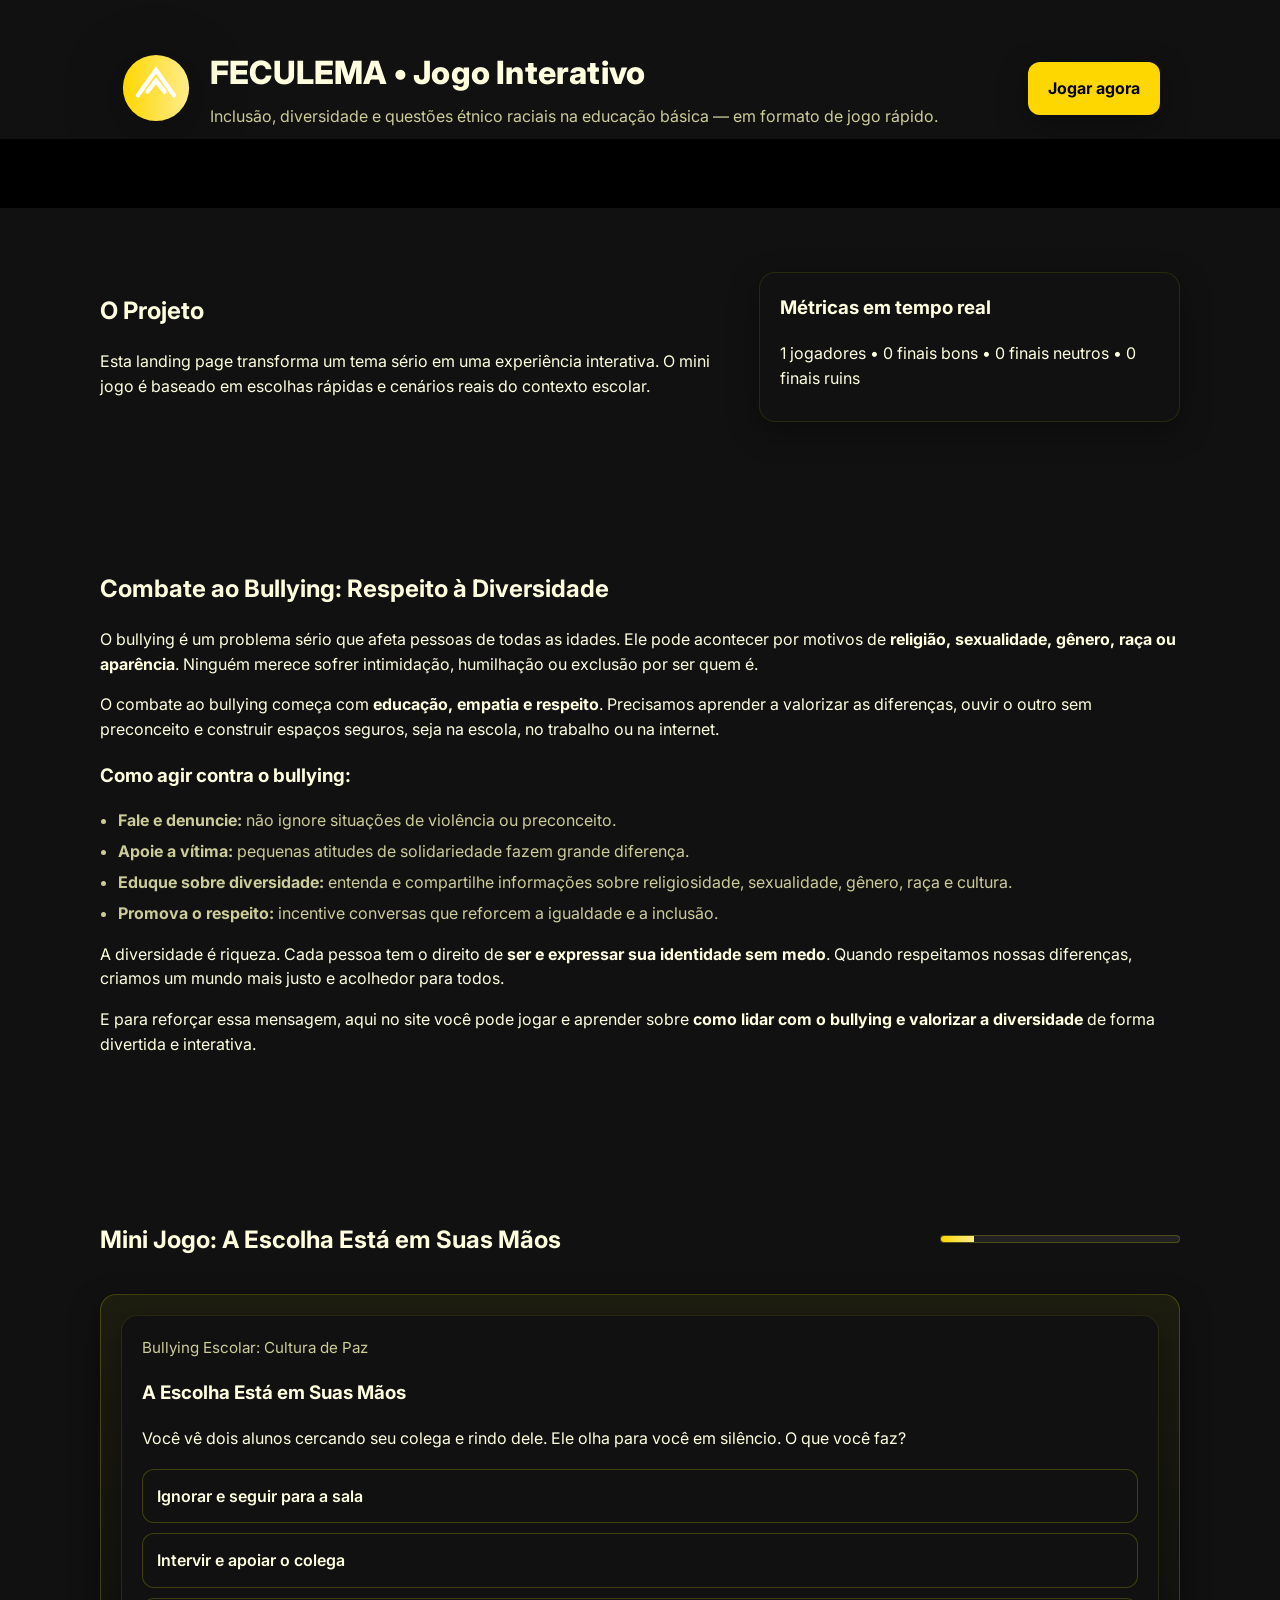
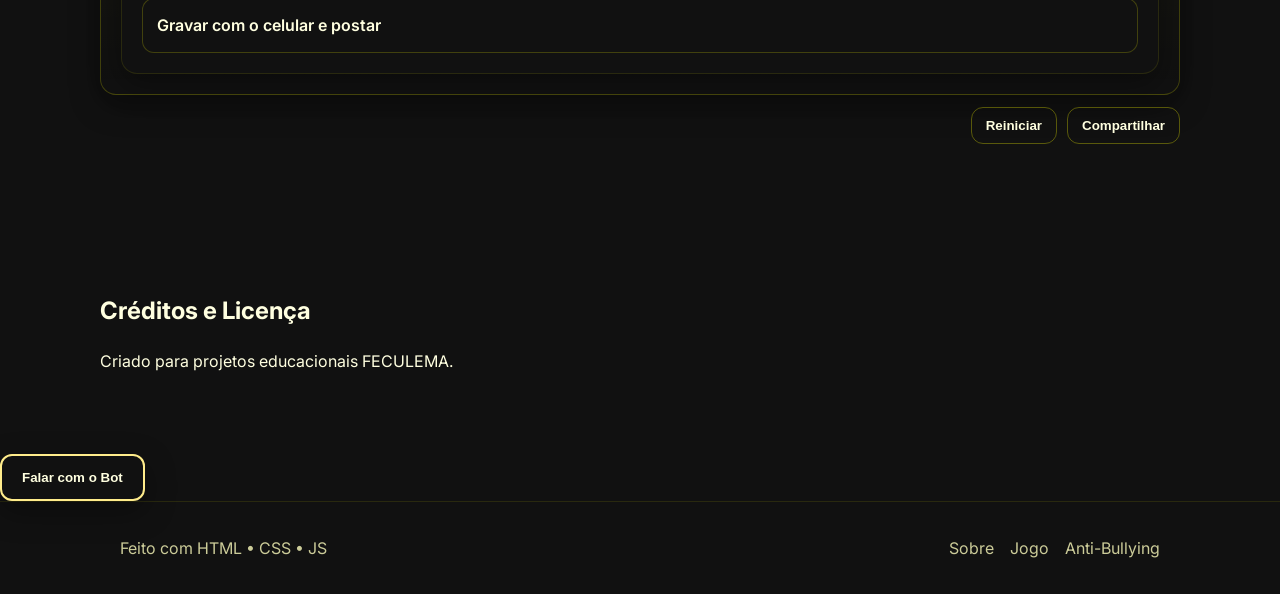
<file: index.html>
<!DOCTYPE html>
<html lang="pt-BR">
<head>
  <meta charset="utf-8" />
  <meta name="viewport" content="width=device-width, initial-scale=1" />
  <title>FECULEMA • Jogo Interativo + Landing Page</title>
  <meta name="description" content="Landing page gamificada sobre diversidade, inclusão e cultura para a FECULEMA." />
  <link rel="preconnect" href="https://fonts.gstatic.com" crossorigin>
  <link href="https://fonts.googleapis.com/css2?family=Inter:wght@400;600;800&display=swap" rel="stylesheet">
  <link rel="stylesheet" href="style.css" />
</head>
<body>
  <header class="hero">
    <div class="hero__content container">
      <div class="brand">
        <div class="brand__logo" aria-hidden="true">
          <!-- Simple geometric logo -->
          <svg viewBox="0 0 100 100" role="img" aria-label="Logo">
            <defs>
              <linearGradient id="g" x1="0" x2="1">
                <stop offset="0%" />
                <stop offset="100%" />
              </linearGradient>
            </defs>
            <circle cx="50" cy="50" r="46" fill="url(#g)" />
            <g fill="none" stroke="white" stroke-width="6" stroke-linecap="round">
              <path d="M25 60 L50 25 L75 60" />
              <path d="M38 55 L50 40 L62 55" />
            </g>
          </svg>
        </div>
        <div class="brand__text">
          <h1>FECULEMA • Jogo Interativo</h1>
          <p>Inclusão, diversidade e questões étnico raciais na educação básica — em formato de jogo rápido.</p>
        </div>
      </div>
      <a class="cta" href="#jogo">Jogar agora</a>
    </div>
    <div class="hero__wave" aria-hidden="true"></div>
  </header>

  <main>
    <!-- Section: Sobre -->
    <section class="section container" id="sobre">
      <div class="grid-2">
        <div>
          <h2>O Projeto</h2>
          <p>
            Esta landing page transforma um tema sério em uma experiência interativa.
            O mini jogo é baseado em escolhas rápidas e cenários reais do contexto escolar.
            
         
        </div>
        <div class="card highlight">
          <h3>Métricas em tempo real</h3>
          <p id="metricas">0 jogadores • 0 finais bons • 0 finais neutros • 0 finais ruins</p>
          
        </div>
      </div>
    </section>

    <!-- Section: Anti-Bullying e Diversidade -->
    <section class="section container" id="diversidade">
      <h2>Combate ao Bullying: Respeito à Diversidade</h2>
      <p>
        O bullying é um problema sério que afeta pessoas de todas as idades. Ele pode acontecer por motivos de <strong>religião, sexualidade, gênero, raça ou aparência</strong>. Ninguém merece sofrer intimidação, humilhação ou exclusão por ser quem é.
      </p>
      <p>
        O combate ao bullying começa com <strong>educação, empatia e respeito</strong>. Precisamos aprender a valorizar as diferenças, ouvir o outro sem preconceito e construir espaços seguros, seja na escola, no trabalho ou na internet.
      </p>
      <h3>Como agir contra o bullying:</h3>
      <ul class="bullets">
        <li><strong>Fale e denuncie:</strong> não ignore situações de violência ou preconceito.</li>
        <li><strong>Apoie a vítima:</strong> pequenas atitudes de solidariedade fazem grande diferença.</li>
        <li><strong>Eduque sobre diversidade:</strong> entenda e compartilhe informações sobre religiosidade, sexualidade, gênero, raça e cultura.</li>
        <li><strong>Promova o respeito:</strong> incentive conversas que reforcem a igualdade e a inclusão.</li>
      </ul>
      <p>
        A diversidade é riqueza. Cada pessoa tem o direito de <strong>ser e expressar sua identidade sem medo</strong>. Quando respeitamos nossas diferenças, criamos um mundo mais justo e acolhedor para todos.
      </p>
      <p>
        E para reforçar essa mensagem, aqui no site você pode jogar e aprender sobre <strong>como lidar com o bullying e valorizar a diversidade</strong> de forma divertida e interativa.
      </p>
    </section>

    <!-- Section: Jogo -->
    <section class="section game container" id="jogo" aria-live="polite">
      <div class="game__header">
        <h2>Mini Jogo: A Escolha Está em Suas Mãos</h2>
        <div class="progress" role="progressbar" aria-valuemin="0" aria-valuemax="100" aria-label="Progresso">
          <div class="progress__bar" id="progressBar" style="width:0%"></div>
        </div>
      </div>

      <div class="game__viewport" id="viewport">
        <!-- Conteúdo dinâmico do jogo é injetado aqui -->
      </div>

      <div class="game__footer">
        <button id="btnReiniciar" class="ghost" title="Reiniciar jogo">Reiniciar</button>
        <button id="btnCompartilhar" class="ghost" title="Compartilhar resultado">Compartilhar</button>
      </div>
    </section>

    <!-- Section: Creditos -->
    <section class="section container" id="creditos">
      <h2>Créditos e Licença</h2>
      <p>
        Criado para projetos educacionais FECULEMA.
      </p>
    </section>
  </main>


  <!-- Botão falar com o bot -->
  <button class="cta secondary" onclick="window.location.href='bot.html'">Falar com o Bot</button>
</div>



  <footer class="footer">
    <div class="container footer__grid">
      <p>Feito com HTML • CSS • JS</p>
      <nav class="footer__nav">
        <a href="#sobre">Sobre</a>
        <a href="#jogo">Jogo</a>
        <a href="#diversidade">Anti-Bullying</a>
      </nav>
    </div>
  </footer>

  <script src="script.js"></script>
</body>
</html>
</file>
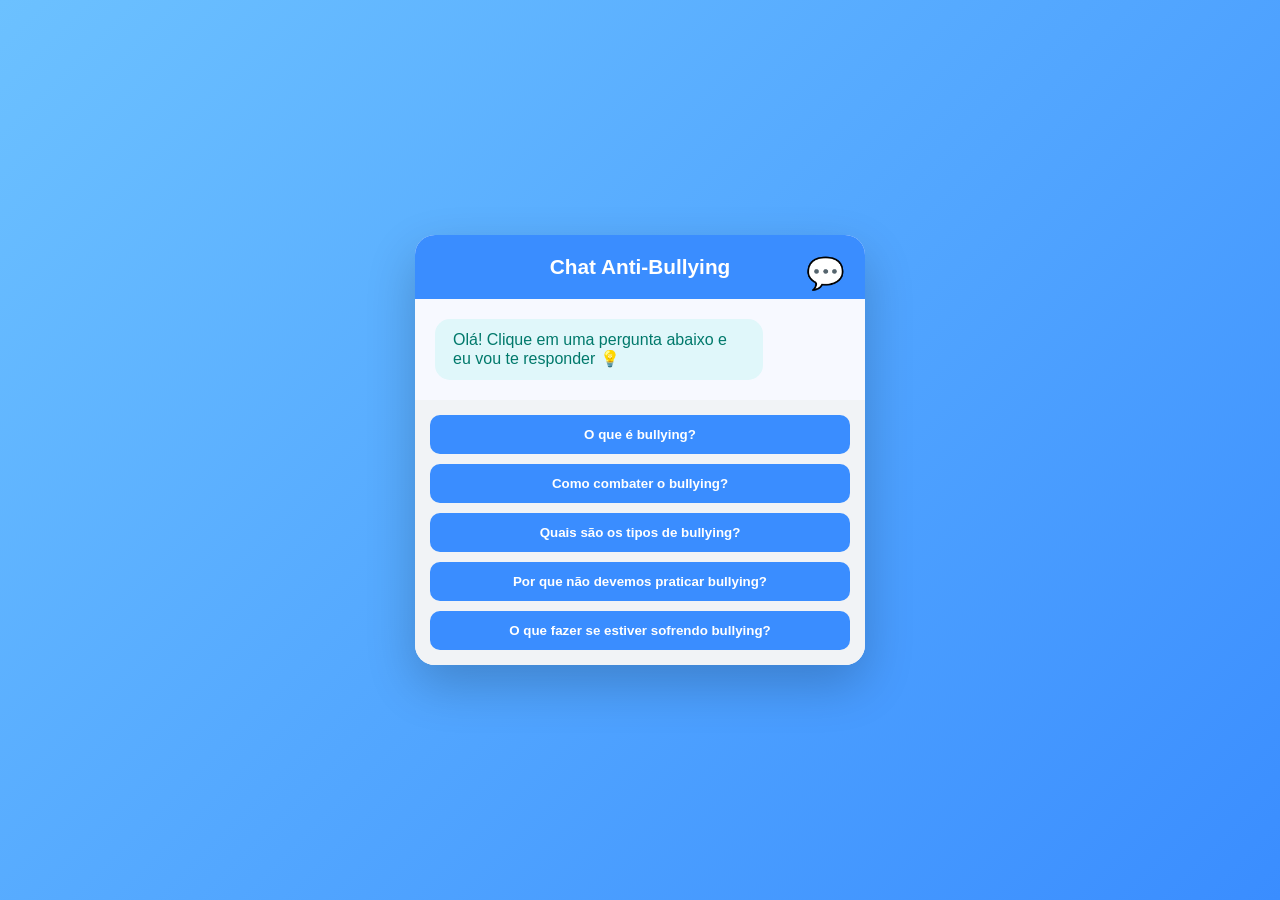
<file: bot.html>
<!DOCTYPE html>
<html lang="pt-br">
<head>
<meta charset="UTF-8">
<meta name="viewport" content="width=device-width, initial-scale=1.0">
<title>Chat Anti-Bullying</title>
<style>
  /* Reset básico */
  * {
    margin: 0;
    padding: 0;
    box-sizing: border-box;
    font-family: 'Poppins', sans-serif;
  }

  body {
    background: linear-gradient(135deg, #6CC1FF, #3A8DFF);
    display: flex;
    justify-content: center;
    align-items: center;
    height: 100vh;
  }

  .chat-container {
    background: #fff;
    width: 100%;
    max-width: 450px;
    border-radius: 20px;
    box-shadow: 0 20px 50px rgba(0,0,0,0.2);
    display: flex;
    flex-direction: column;
    overflow: hidden;
  }

  .chat-header {
    background: #3A8DFF;
    color: #fff;
    text-align: center;
    padding: 20px;
    font-size: 1.3em;
    font-weight: bold;
    position: relative;
  }

  .chat-header::after {
    content: '💬';
    position: absolute;
    right: 20px;
    font-size: 1.5em;
  }

  .chat-body {
    flex: 1;
    padding: 20px;
    background: #f7f9ff;
    display: flex;
    flex-direction: column;
    gap: 15px;
    overflow-y: auto;
  }

  .message {
    max-width: 80%;
    padding: 12px 18px;
    border-radius: 15px;
    position: relative;
    animation: fadeIn 0.5s ease;
  }

  .message.bot {
    background: #e0f7fa;
    align-self: flex-start;
    color: #00796B;
  }

  .message.user {
    background: #c8e6c9;
    align-self: flex-end;
    color: #2E7D32;
  }

  @keyframes fadeIn {
    from { opacity: 0; transform: translateY(10px);}
    to { opacity: 1; transform: translateY(0);}
  }

  .chat-footer {
    background: #f1f3f6;
    padding: 15px;
    display: flex;
    flex-direction: column;
    gap: 10px;
  }

  .chat-footer button {
    padding: 12px;
    border: none;
    border-radius: 10px;
    background: #3A8DFF;
    color: white;
    font-weight: bold;
    cursor: pointer;
    transition: 0.3s;
  }

  .chat-footer button:hover {
    background: #6CC1FF;
  }

  .emoji {
    display: inline-block;
    margin-left: 10px;
    font-size: 1.2em;
  }

  @media (max-width: 500px){
    .chat-container{
      max-width: 95%;
    }
  }
</style>
</head>
<body>

<div class="chat-container">
  <div class="chat-header">Chat Anti-Bullying</div>
  <div class="chat-body" id="chatBody">
    <div class="message bot">Olá! Clique em uma pergunta abaixo e eu vou te responder 💡</div>
  </div>
  <div class="chat-footer">
    <button onclick="ask('O que é bullying?')">O que é bullying?</button>
    <button onclick="ask('Como combater o bullying?')">Como combater o bullying?</button>
    <button onclick="ask('Quais são os tipos de bullying?')">Quais são os tipos de bullying?</button>
    <button onclick="ask('Por que não devemos praticar bullying?')">Por que não devemos praticar bullying?</button>
    <button onclick="ask('O que fazer se estiver sofrendo bullying?')">O que fazer se estiver sofrendo bullying?</button>
  </div>
</div>

<script>
const chatBody = document.getElementById('chatBody');

function ask(question) {
  addMessage(question, 'user');
  setTimeout(() => {
    addMessage(getAnswer(question), 'bot');
    chatBody.scrollTop = chatBody.scrollHeight;
  }, 800);
}

function addMessage(text, sender) {
  const msg = document.createElement('div');
  msg.classList.add('message', sender);
  msg.innerHTML = text + (sender === 'bot' ? '<span class="emoji">👏</span>' : '');
  chatBody.appendChild(msg);
}

function getAnswer(question) {
  switch(question) {
    case 'O que é bullying?':
      return 'Bullying é qualquer comportamento agressivo, intencional e repetitivo que causa sofrimento físico ou emocional a outra pessoa.';
    case 'Como combater o bullying?':
      return 'Para combater o bullying, devemos promover respeito, empatia, denunciar casos, e apoiar vítimas e testemunhas.';
    case 'Quais são os tipos de bullying?':
      return 'Existem bullying físico, verbal, social e virtual (cyberbullying). Todos são prejudiciais e devem ser combatidos.';
    case 'Por que não devemos praticar bullying?':
      return 'O bullying causa sofrimento, baixa autoestima e problemas emocionais graves. Devemos tratar todos com respeito e empatia.';
    case 'O que fazer se estiver sofrendo bullying?':
      return 'Fale com alguém de confiança, busque ajuda de professores, familiares ou profissionais, e não tente enfrentar sozinho.';
    default:
      return 'Não sei a resposta para isso 😔, mas vamos aprender juntos!';
  }
}
</script>




















































</body>
</html>
</file>
<file: style.css>
/* ========== Base ========== */
:root{
  --bg:#000000;          /* fundo preto */
  --card:#111111;        /* card preto escuro */
  --accent:#FFD700;      /* amarelo dourado */
  --accent-2:#FFEC8B;    /* amarelo claro */
  --text:#FFFFE0;        /* texto amarelo claro */
  --muted:#CCCC99;       /* texto secundário */
  --shadow: 0 10px 30px rgba(0,0,0,.35);
}
*{box-sizing:border-box}
html,body{height:100%}
body{
  margin:0;
  font-family: 'Inter', system-ui, -apple-system, Segoe UI, Roboto, Arial, sans-serif;
  color:var(--text);
  background: radial-gradient(1200px 700px at 20% -10%, #111, transparent),
              radial-gradient(900px 600px at 110% 10%, #222, transparent),
              var(--bg);
  line-height:1.55;
}

/* containers */
.container{max-width:1080px;margin:0 auto;padding:0 20px}
.section{padding:64px 0}

/* Hero */
.hero{
  position:relative;
  padding:48px 0 80px;
  background: linear-gradient(135deg, #000000 0%, #111111 50%, #000000 100%);
  overflow:hidden;
}
.hero__content{display:flex;align-items:center;justify-content:space-between;gap:24px}
.brand{display:flex;gap:18px;align-items:center}
.brand__logo{width:72px;height:72px;filter:drop-shadow(var(--shadow))}
/* alterar cores do SVG se houver */
.brand__logo svg stop:first-child{stop-color:var(--accent)}
.brand__logo svg stop:last-child{stop-color:var(--accent-2)}
.brand__text h1{margin:0 0 6px;font-weight:800;letter-spacing:.2px}
.brand__text p{margin:0;color:var(--muted)}

.cta{
  display:inline-block;
  padding:14px 20px;
  background:var(--accent);
  color:#000000;
  border-radius:12px;
  font-weight:700;
  text-decoration:none;
  box-shadow: var(--shadow);
  transform:translateY(0);
  transition:.2s;
}
.cta:hover{transform:translateY(-2px);}
.cta.secondary{
  background:transparent;
  border:2px solid var(--accent-2);
  color:var(--text);
}

.hero__wave{
  position:absolute;left:0;right:0;bottom:-1px;height:70px;
  background: radial-gradient(60px 30px at 10% 100%, transparent 60%, #000000 61%),
              radial-gradient(80px 40px at 30% 100%, transparent 60%, #000000 61%),
              radial-gradient(100px 50px at 50% 100%, transparent 60%, #000000 61%),
              radial-gradient(60px 30px at 70% 100%, transparent 60%, #000000 61%),
              radial-gradient(80px 40px at 90% 100%, transparent 60%, #000000 61%);
}

/* Layout */
.grid-2{display:grid;grid-template-columns:1.2fr .8fr;gap:28px}
@media (max-width:900px){.grid-2{grid-template-columns:1fr}}

/* Cards */
.card{
  background:var(--card);
  border:1px solid rgba(255, 255, 0, 0.1); /* borda amarelo suave */
  border-radius:16px;
  padding:20px;
  box-shadow:var(--shadow);
  word-wrap: break-word;
  overflow-wrap: break-word;
  word-break: break-word;
}
.card.highlight h3{margin-top:0}
.card p{margin:0 0 10px 0}
.bullets{padding-left:18px;margin:14px 0}
.bullets li{margin:6px 0;color:var(--muted)}

/* Game */
.game .game__header{display:flex;gap:16px;align-items:center;justify-content:space-between;margin-bottom:16px}
.progress{width:240px;height:8px;background:#222;border-radius:50px;overflow:hidden;border:1px solid rgba(255,255,0,.2)}
.progress__bar{height:100%;background:linear-gradient(90deg,var(--accent),var(--accent-2));width:0%;transition:width .25s ease}

.game__viewport{
  min-height:280px;
  padding:20px;
  border-radius:16px;
  background:linear-gradient(180deg, rgba(255,255,0,.05), rgba(255,255,0,.0));
  border:1px solid rgba(255,255,0,.2);
  box-shadow:var(--shadow);
  word-wrap: break-word;
  overflow-wrap: break-word;
  word-break: break-word;
}
.game__footer{display:flex;gap:10px;justify-content:flex-end;margin-top:12px}
button{
  background:var(--accent-2);
  border:0;
  color:#000000;
  padding:10px 14px;
  border-radius:12px;
  font-weight:700;
  cursor:pointer;
}
button.ghost{
  background:transparent;color:var(--text);border:1.5px solid rgba(255,255,0,.3)
}
.choice-list{display:flex;flex-direction:column;gap:10px;margin-top:18px}
.choice{
  display:block;text-align:left;
  padding:14px 14px;
  border-radius:12px;
  background:#111111;
  border:1px solid rgba(255,255,0,.2);
  text-decoration:none;
  color:var(--text);
  font-weight:600;
  word-wrap: break-word;
  overflow-wrap: break-word;
  word-break: break-word;
}
.choice:hover{background:#222200}
.meta{color:var(--muted);font-size:.95rem}

/* Footer */
.footer{border-top:1px solid rgba(255,255,0,.1);padding:18px 0;color:var(--muted)}
.footer__grid{display:flex;justify-content:space-between;align-items:center}
.footer__nav a{color:var(--muted);text-decoration:none;margin-left:12px}
.footer__nav a:hover{color:var(--text)}

/* Badge */
.badge{
  display:inline-block;
  padding:6px 10px;
  border-radius:999px;
  border:1px solid rgba(255,255,0,.3);
  background:linear-gradient(90deg, rgba(255,215,0,.25), rgba(255,236,139,.25));
  color:var(--text);
  font-weight:700;
  font-size:.85rem;
  margin:6px 0;
}



body {
  margin:0;
  font-family: 'Inter', system-ui, -apple-system, Segoe UI, Roboto, Arial, sans-serif;
  color: var(--text);
  background: #111111; /* fundo sólido preto ou cinza escuro */
  line-height:1.55;
}

.hero {
  position:relative;
  padding:48px 0 80px;
  background: #111111; /* mesma cor do fundo, sem gradiente */
  overflow:hidden;
}


<link rel="stylesheet" href="css/style.css">
<link rel="stylesheet" href="css/bot.css">
</file>
